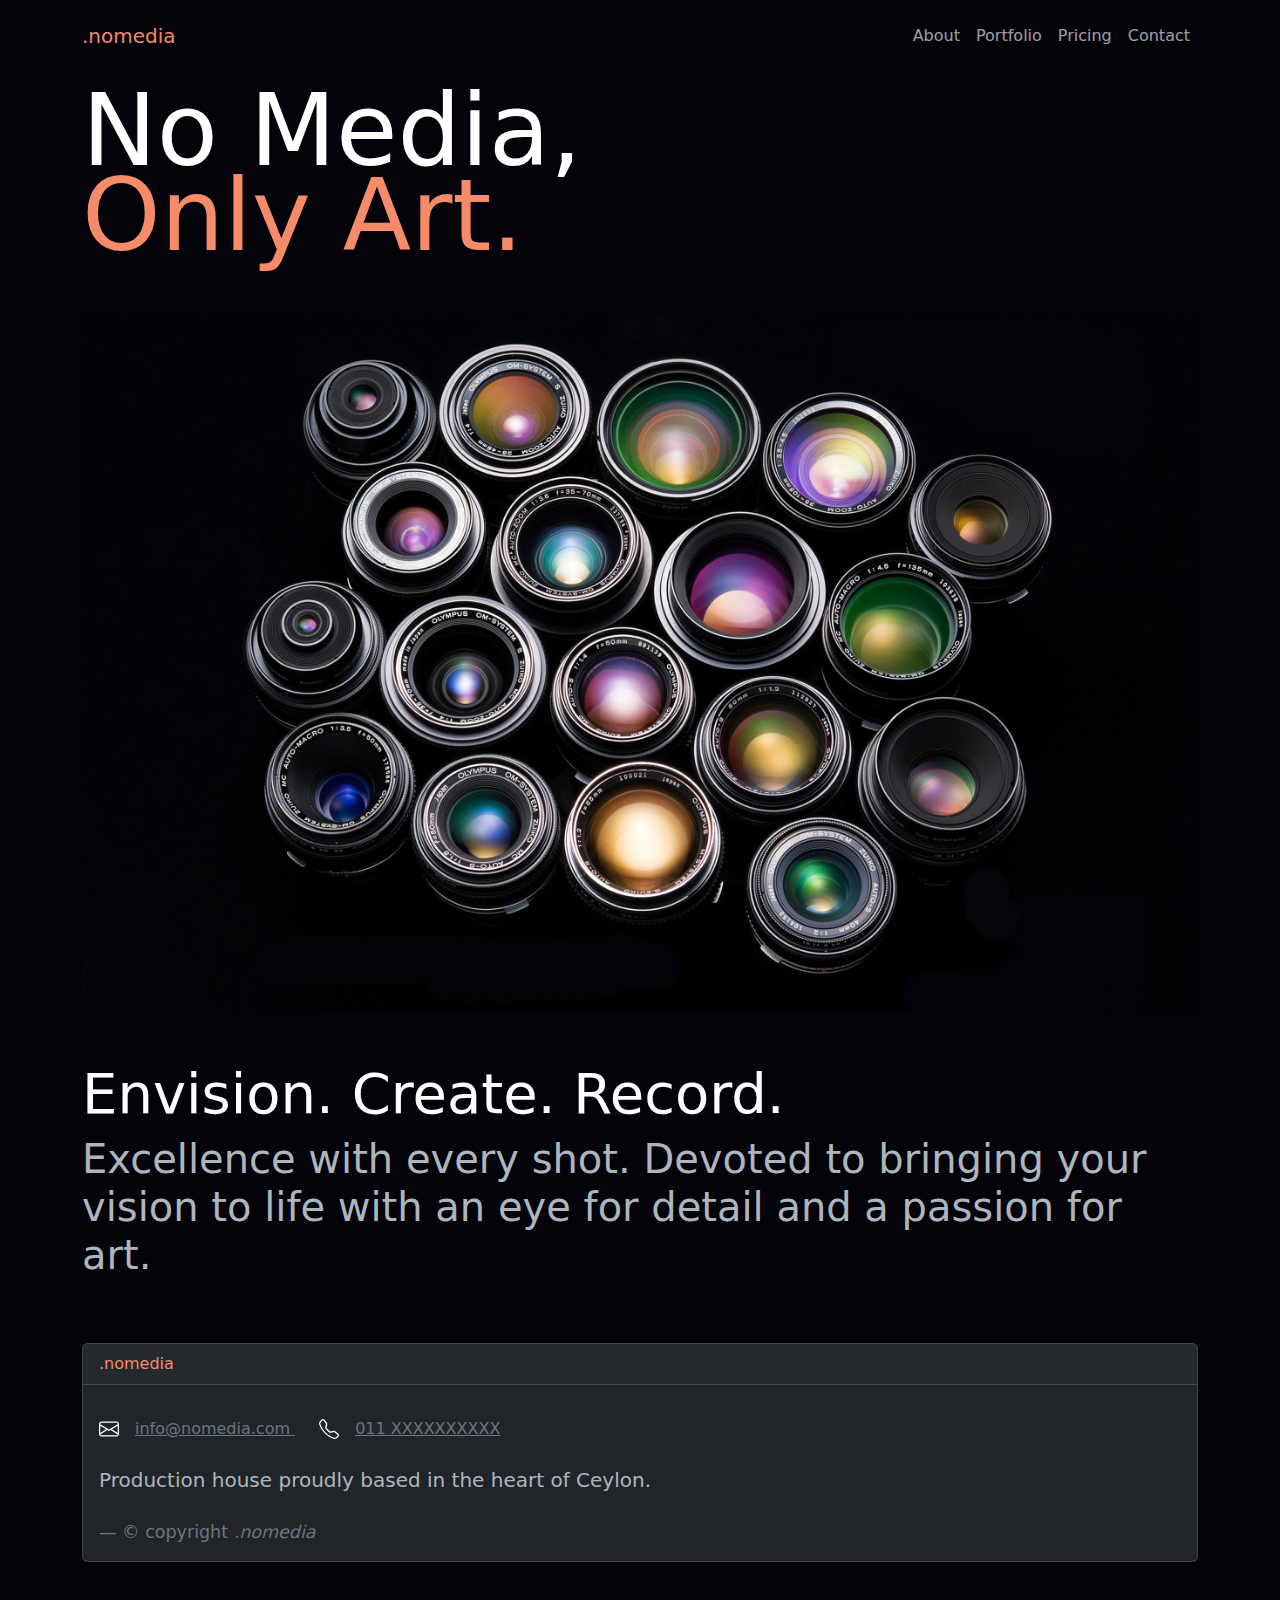
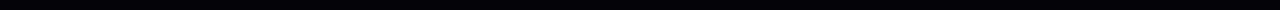
<file: index.html>
<!doctype html>
<html lang="en" data-bs-theme="dark">

<head>
    <meta charset="utf-8">
    <meta name="viewport" content="width=device-width, initial-scale=1">
    <title>Bootstrap demo</title>
    <link href="./css/bootstrap.min.css" rel="stylesheet">
    <link href="./css/custom.css" rel="stylesheet">
</head>

<body>

    <!-- navigation bar -->
    <nav class="navbar navbar-expand-lg bg-custom pt-3 mb-4">
        <div class="container">
            <a class="navbar-brand main-color" href="./index.html">
                .nomedia
            </a>
            <button class="navbar-toggler" type="button" data-bs-toggle="collapse" data-bs-target="#navbarNav"
                aria-controls="navbarNav" aria-expanded="false" aria-label="Toggle navigation">
                <span class="navbar-toggler-icon"></span>
            </button>
            <div class="collapse navbar-collapse" id="navbarNav">
                <ul class="navbar-nav ms-auto">
                    <li class="nav-item">
                        <a class="nav-link" href="./about.html">About</a>
                    </li>
                    <li class="nav-item">
                        <a class="nav-link" href="./portfolio.html">Portfolio</a>
                    </li>
                    <li class="nav-item">
                        <a class="nav-link" href="./pricing.html">Pricing</a>
                    </li>
                    <li class="nav-item">
                        <a class="nav-link" href="./contact.html">Contact</a>
                    </li>
                </ul>
            </div>
        </div>
    </nav>

    <div class="container">
        <div class="row">
            <div class="col-12">
                <h1 class="main-title"> <span class="text-white"> No Media,</span> <br> Only Art.</h1>
            </div>
        </div>
    </div>

    <div class="container mt-5 mb-5">
        <div class="row">
            <div class="col-12">
                <img src="./images/main page pic.jpg" class="img-fluid" alt="Home page banner image">
            </div>
        </div>
    </div>

    <div class="container">
        <div class="row">
            <div class="col-12">
                <h2 class="display-4">Envision. Create. Record.</h2>
                <p class="display-6">Excellence with every shot. Devoted to bringing your vision to life with an eye for detail and a
                    passion for art.</p>
            </div>
        </div>
    </div>

    <!-- Footer -->
    <div class="container footer-custom mb-5 mt-5">
        <div class="card">
            <div class="card-header main-color">
                .nomedia
            </div>
            <div class="card-body">
                <div class="mt-3">
                    <a href="#" class="text-secondary me-4"> <img class="custom-img-size me-3"
                            src="./images/envelope.svg">info@nomedia.com </a>
                    <a href="#" class="text-secondary"> <img class="custom-img-size me-3"
                            src="./images/telephone.svg">011 XXXXXXXXXX </a>
                </div>
                <blockquote class="blockquote mb-0 mt-4">
                    <p class="mt-2">Production house proudly based in the heart of Ceylon.</p>
                    <footer class="blockquote-footer mt-4">© copyright <cite title="Source Title">.nomedia</cite>
                    </footer>
                </blockquote>
            </div>
        </div>
    </div>

    <script src="./js/bootstrap.bundle.min.js"></script>
</body>

</html>
</file>
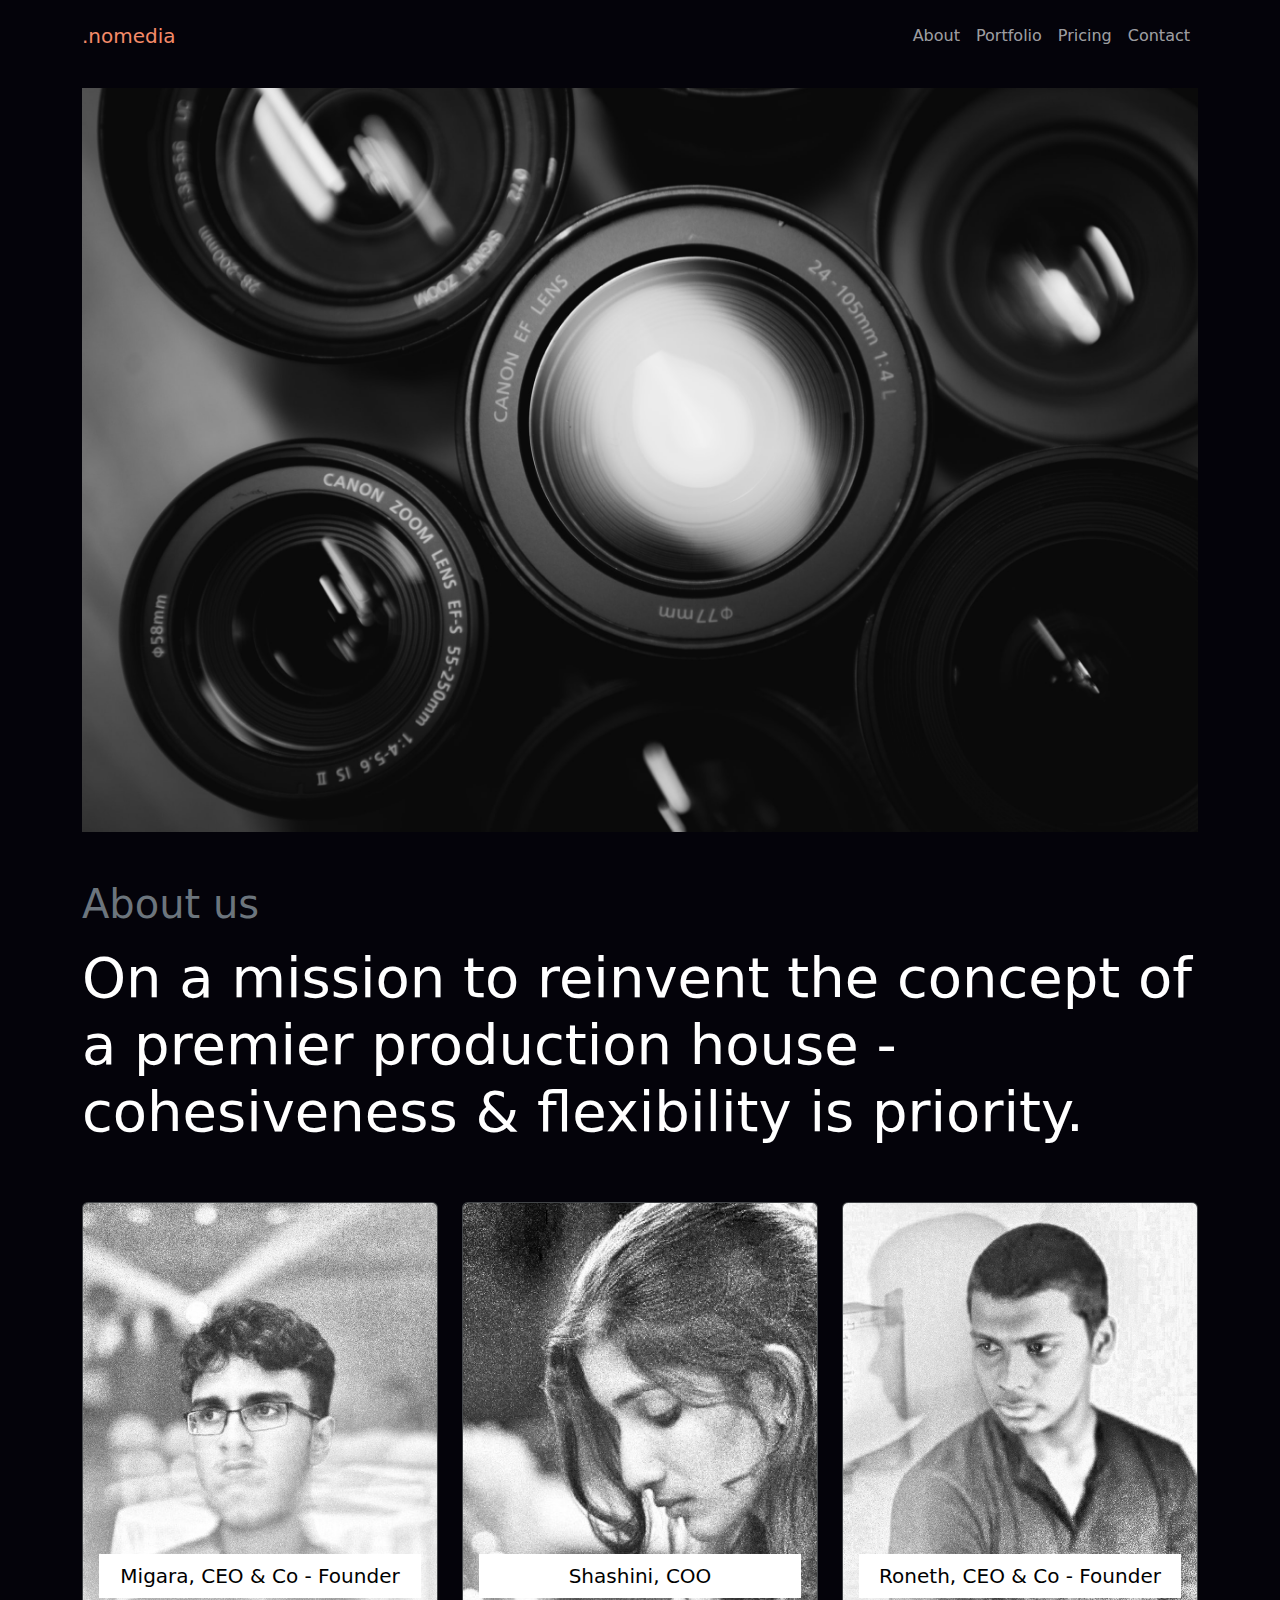
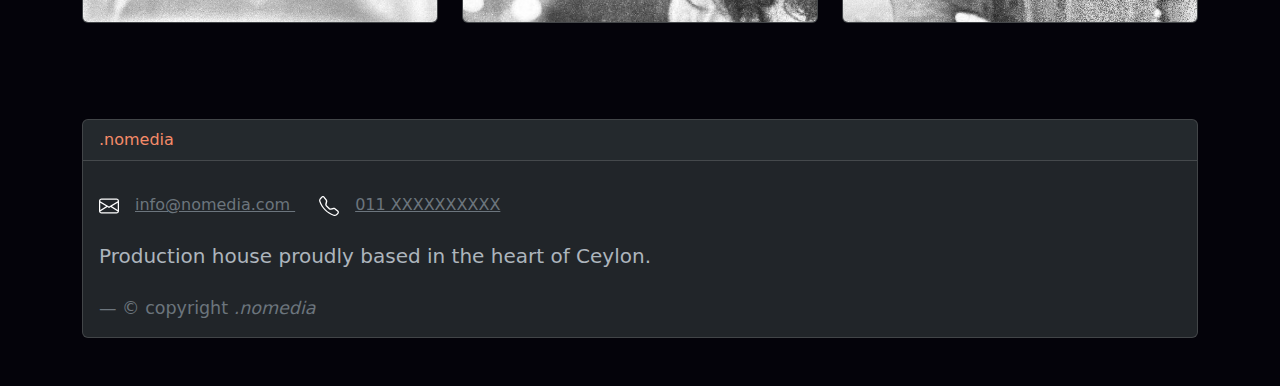
<file: about.html>
<!doctype html>
<html lang="en" data-bs-theme="dark">

<head>
    <meta charset="utf-8">
    <meta name="viewport" content="width=device-width, initial-scale=1">
    <title>Bootstrap demo</title>
    <link href="./css/bootstrap.min.css" rel="stylesheet">
    <link href="./css/custom.css" rel="stylesheet">
</head>

<body>

   <!-- navigation bar -->
   <nav class="navbar navbar-expand-lg bg-custom pt-3 mb-4">
    <div class="container">
        <a class="navbar-brand main-color" href="./index.html">
            .nomedia
        </a>
        <button class="navbar-toggler" type="button" data-bs-toggle="collapse" data-bs-target="#navbarNav"
            aria-controls="navbarNav" aria-expanded="false" aria-label="Toggle navigation">
            <span class="navbar-toggler-icon"></span>
        </button>
        <div class="collapse navbar-collapse" id="navbarNav">
            <ul class="navbar-nav ms-auto">
                <li class="nav-item">
                    <a class="nav-link" href="./about.html">About</a>
                </li>
                <li class="nav-item">
                    <a class="nav-link" href="./portfolio.html">Portfolio</a>
                </li>
                <li class="nav-item">
                    <a class="nav-link" href="./pricing.html">Pricing</a>
                </li>
                <li class="nav-item">
                    <a class="nav-link" href="./contact.html">Contact</a>
                </li>
            </ul>
        </div>
    </div>
</nav>

    <!-- about banner -->
    <div class="container mb-5">
        <div class="row">
            <div class="col-12">
                <img src="./images/about-header.jpg" class="img-fluid"
                    alt="Home page banner image">
            </div>
        </div>
    </div>

    <!-- content after banner -->
    <div class="container mb-5">
        <div class="row">
            <div class="col-12">
                <p class="text-secondary display-6">About us</p>
                <h2 class="display-4">On a mission to reinvent the concept of a premier production house - cohesiveness
                    & flexibility is priority.</h2>
            </div>
        </div>
    </div>

    <!-- about content -->

    <div class="container">
        <div class="row">
            <div class="col-4 mb-5">
                <div class="card text-bg-dark card-custom">
                    <img src="./images/migara-b406861e98c5270508d7007ded120eb9.jpg" class="card-img object-fit-cover"
                        alt="...">
                    <div class="card-img-overlay d-flex align-items-end">
                        <h5 class="card-title custom-title">Migara, CEO & Co - Founder</h5>
                    </div>
                </div>
            </div>

            <div class="col-4 mb-5">
                <div class="card text-bg-dark card-custom">
                    <img src="./images/shashini-cc4518eed812cccce92c3e7d4750a671.jpg" class="card-img object-fit-cover"
                        alt="...">
                    <div class="card-img-overlay d-flex align-items-end">
                        <h5 class="card-title custom-title">Shashini, COO</h5>
                    </div>
                </div>
            </div>

            <div class="col-4 mb-5">
                <div class="card text-bg-dark card-custom">
                    <img src="./images/roneth-7798e92392727d540afd45885aa7f9c4.jpg" class="card-img object-fit-cover"
                        alt="...">
                    <div class="card-img-overlay d-flex align-items-end">
                        <h5 class="card-title custom-title">Roneth, CEO & Co - Founder</h5>
                    </div>
                </div>
            </div>
        </div>
    </div>

    <!-- Footer -->
    <div class="container footer-custom mb-5 mt-5">
        <div class="card">
            <div class="card-header main-color">
                .nomedia
            </div>
            <div class="card-body">
                <div class="mt-3">
                    <a href="#" class="text-secondary me-4"> <img class="custom-img-size me-3"
                            src="./images/envelope.svg">info@nomedia.com </a>
                    <a href="#" class="text-secondary"> <img class="custom-img-size me-3"
                            src="./images/telephone.svg">011 XXXXXXXXXX </a>
                </div>
                <blockquote class="blockquote mb-0 mt-4">
                    <p class="mt-2">Production house proudly based in the heart of Ceylon.</p>
                    <footer class="blockquote-footer mt-4">© copyright <cite title="Source Title">.nomedia</cite>
                    </footer>
                </blockquote>
            </div>
        </div>
    </div>

    <script src="./js/bootstrap.bundle.min.js"></script>
</body>

</html>
</file>
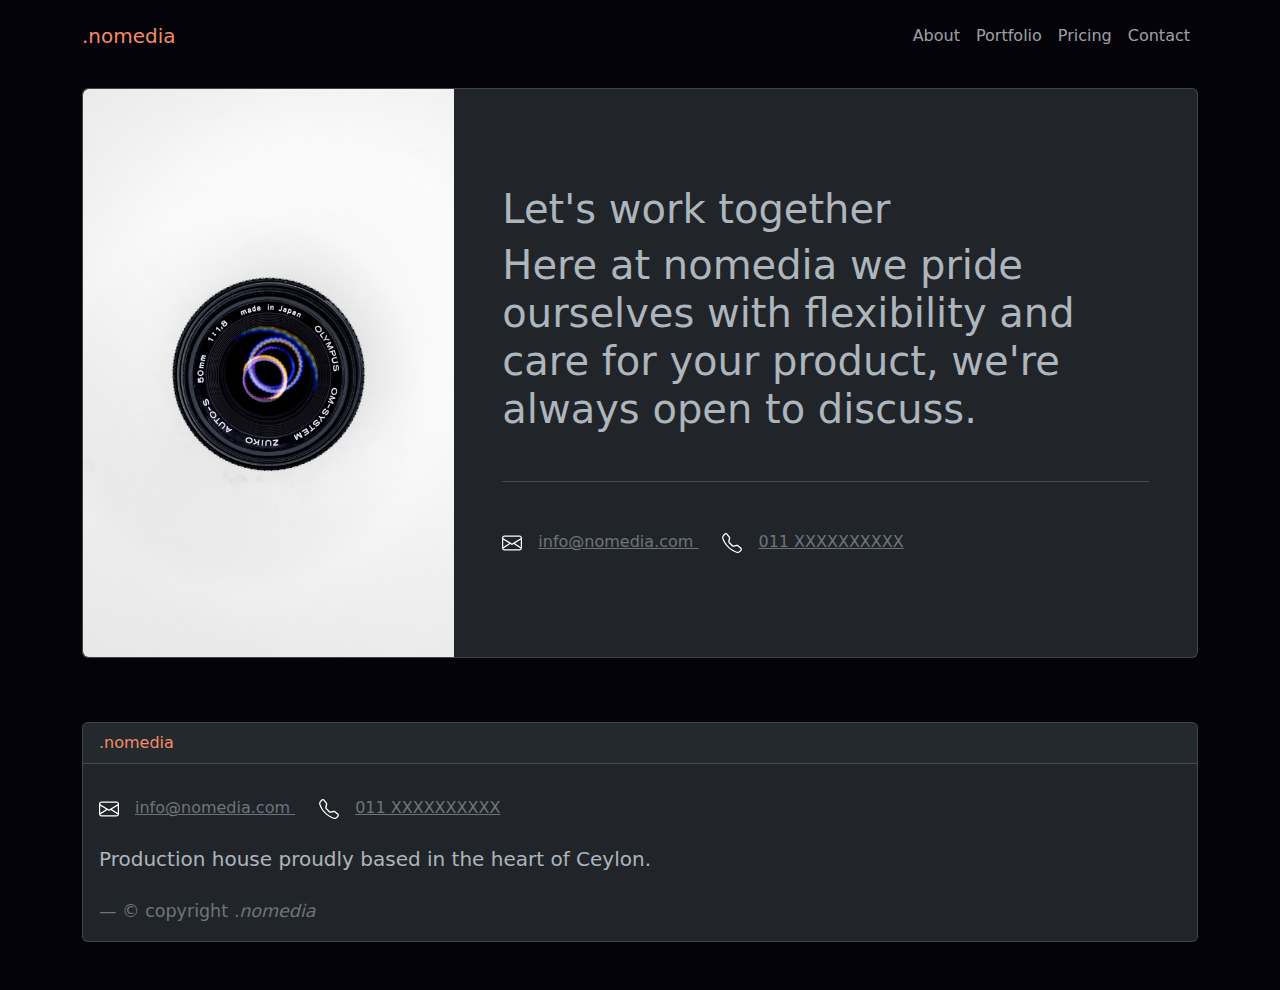
<file: contact.html>
<!doctype html>
<html lang="en" data-bs-theme="dark">

<head>
    <meta charset="utf-8">
    <meta name="viewport" content="width=device-width, initial-scale=1">
    <title>Bootstrap demo</title>
    <link href="./css/bootstrap.min.css" rel="stylesheet">
    <link href="./css/custom.css" rel="stylesheet">
</head>

<body>

   <!-- navigation bar -->
   <nav class="navbar navbar-expand-lg bg-custom pt-3 mb-4">
    <div class="container">
        <a class="navbar-brand main-color" href="./index.html">
            .nomedia
        </a>
        <button class="navbar-toggler" type="button" data-bs-toggle="collapse" data-bs-target="#navbarNav"
            aria-controls="navbarNav" aria-expanded="false" aria-label="Toggle navigation">
            <span class="navbar-toggler-icon"></span>
        </button>
        <div class="collapse navbar-collapse" id="navbarNav">
            <ul class="navbar-nav ms-auto">
                <li class="nav-item">
                    <a class="nav-link" href="./about.html">About</a>
                </li>
                <li class="nav-item">
                    <a class="nav-link" href="./portfolio.html">Portfolio</a>
                </li>
                <li class="nav-item">
                    <a class="nav-link" href="./pricing.html">Pricing</a>
                </li>
                <li class="nav-item">
                    <a class="nav-link" href="./contact.html">Contact</a>
                </li>
            </ul>
        </div>
    </div>
</nav>


    <!-- contact content -->

    <div class="container">
        <div class="row">
            <div class="col-12">
                <div class="card mb-3">
                    <div class="row g-0">
                        <div class="col-md-4">
                            <img src="./images/contact-header.jpg" class="img-fluid rounded-start" alt="...">
                        </div>
                        <div class="col-md-8">
                            <div class="card-body p-5">
                                <h1 class="card-title mt-5">Let's work together</h1>
                                <small class="display-6">Here at nomedia we pride ourselves with flexibility and care for your product, we're always open to discuss.</small>
                               
                                <hr class="w-100 my-5">
                                <div class="mt-3">
                                    <a href="#" class="text-secondary me-4"> <img class="custom-img-size me-3"
                                            src="./images/envelope.svg">info@nomedia.com </a>
                                    <a href="#" class="text-secondary"> <img class="custom-img-size me-3"
                                            src="./images/telephone.svg">011 XXXXXXXXXX </a>
                                </div>
                            </div>
                        </div>
                    </div>
                </div>
            </div>
        </div>
    </div>

    <!-- Footer -->
    <div class="container footer-custom mb-5 mt-5">
        <div class="card">
            <div class="card-header main-color">
                .nomedia
            </div>
            <div class="card-body">
                <div class="mt-3">
                    <a href="#" class="text-secondary me-4"> <img class="custom-img-size me-3"
                            src="./images/envelope.svg">info@nomedia.com </a>
                    <a href="#" class="text-secondary"> <img class="custom-img-size me-3"
                            src="./images/telephone.svg">011 XXXXXXXXXX </a>
                </div>
                <blockquote class="blockquote mb-0 mt-4">
                    <p class="mt-2">Production house proudly based in the heart of Ceylon.</p>
                    <footer class="blockquote-footer mt-4">© copyright <cite title="Source Title">.nomedia</cite>
                    </footer>
                </blockquote>
            </div>
        </div>
    </div>

    <script src="./js/bootstrap.bundle.min.js"></script>
</body>

</html>
</file>
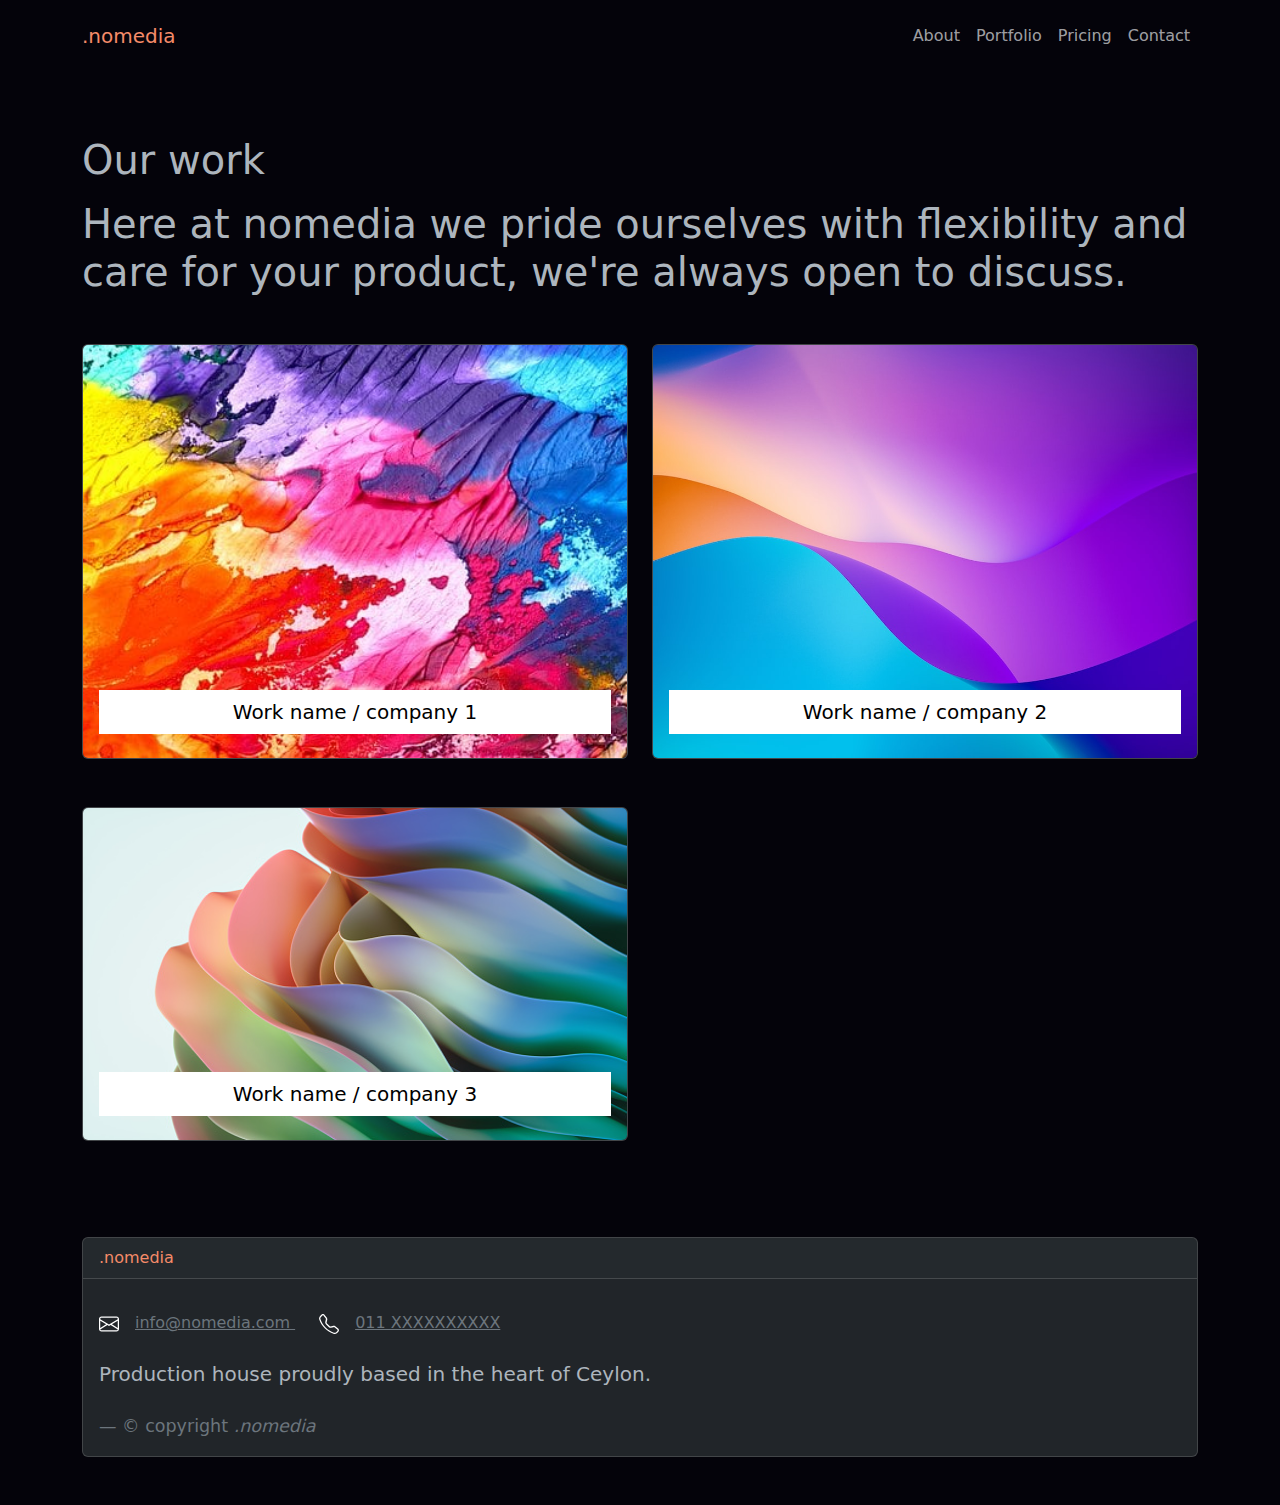
<file: portfolio.html>
<!doctype html>
<html lang="en" data-bs-theme="dark">

<head>
    <meta charset="utf-8">
    <meta name="viewport" content="width=device-width, initial-scale=1">
    <title>Bootstrap demo</title>
    <link href="./css/bootstrap.min.css" rel="stylesheet">
    <link href="./css/custom.css" rel="stylesheet">
</head>

<body>

    <!-- navigation bar -->
    <nav class="navbar navbar-expand-lg bg-custom pt-3 mb-4">
        <div class="container">
            <a class="navbar-brand main-color" href="./index.html">
                .nomedia
            </a>
            <button class="navbar-toggler" type="button" data-bs-toggle="collapse" data-bs-target="#navbarNav"
                aria-controls="navbarNav" aria-expanded="false" aria-label="Toggle navigation">
                <span class="navbar-toggler-icon"></span>
            </button>
            <div class="collapse navbar-collapse" id="navbarNav">
                <ul class="navbar-nav ms-auto">
                    <li class="nav-item">
                        <a class="nav-link" href="./about.html">About</a>
                    </li>
                    <li class="nav-item">
                        <a class="nav-link" href="./portfolio.html">Portfolio</a>
                    </li>
                    <li class="nav-item">
                        <a class="nav-link" href="./pricing.html">Pricing</a>
                    </li>
                    <li class="nav-item">
                        <a class="nav-link" href="./contact.html">Contact</a>
                    </li>
                </ul>
            </div>
        </div>
    </nav>
    <div class="container">
        <div class="row">
            <div class="col-12 mb-5">
                <h1 class="card-title mt-5 mb-3">Our work</h1>
                <small class="display-6">Here at nomedia we pride ourselves with flexibility and care for your product,
                    we're always open to discuss.</small>
            </div>
        </div>
    </div>


    <!-- portfolio content -->

    <div class="container">
        <div class="row">
            <div class="col-6 mb-5">
                <div class="card text-bg-dark card-custom">
                    <img src="./images/work-1.jpg" class="card-img object-fit-cover" alt="...">
                    <div class="card-img-overlay d-flex align-items-end">
                        <h5 class="card-title custom-title">Work name / company 1</h5>
                    </div>
                </div>
            </div>

            <div class="col-6 mb-5">
                <div class="card text-bg-dark card-custom">
                    <img src="./images/work-2.jpeg" class="card-img object-fit-cover" alt="...">
                    <div class="card-img-overlay d-flex align-items-end">
                        <h5 class="card-title custom-title">Work name / company 2</h5>
                    </div>
                </div>
            </div>

            <div class="col-6 mb-5">
                <div class="card text-bg-dark card-custom">
                    <img src="./images/work-3.jpg" class="card-img object-fit-cover" alt="...">
                    <div class="card-img-overlay d-flex align-items-end">
                        <h5 class="card-title custom-title">Work name / company 3</h5>
                    </div>
                </div>
            </div>
        </div>
    </div>

    <!-- Footer -->
    <div class="container footer-custom mb-5 mt-5">
        <div class="card">
            <div class="card-header main-color">
                .nomedia
            </div>
            <div class="card-body">
                <div class="mt-3">
                    <a href="#" class="text-secondary me-4"> <img class="custom-img-size me-3"
                            src="./images/envelope.svg">info@nomedia.com </a>
                    <a href="#" class="text-secondary"> <img class="custom-img-size me-3"
                            src="./images/telephone.svg">011 XXXXXXXXXX </a>
                </div>
                <blockquote class="blockquote mb-0 mt-4">
                    <p class="mt-2">Production house proudly based in the heart of Ceylon.</p>
                    <footer class="blockquote-footer mt-4">© copyright <cite title="Source Title">.nomedia</cite>
                    </footer>
                </blockquote>
            </div>
        </div>
    </div>

    <script src="./js/bootstrap.bundle.min.js"></script>
</body>

</html>
</file>
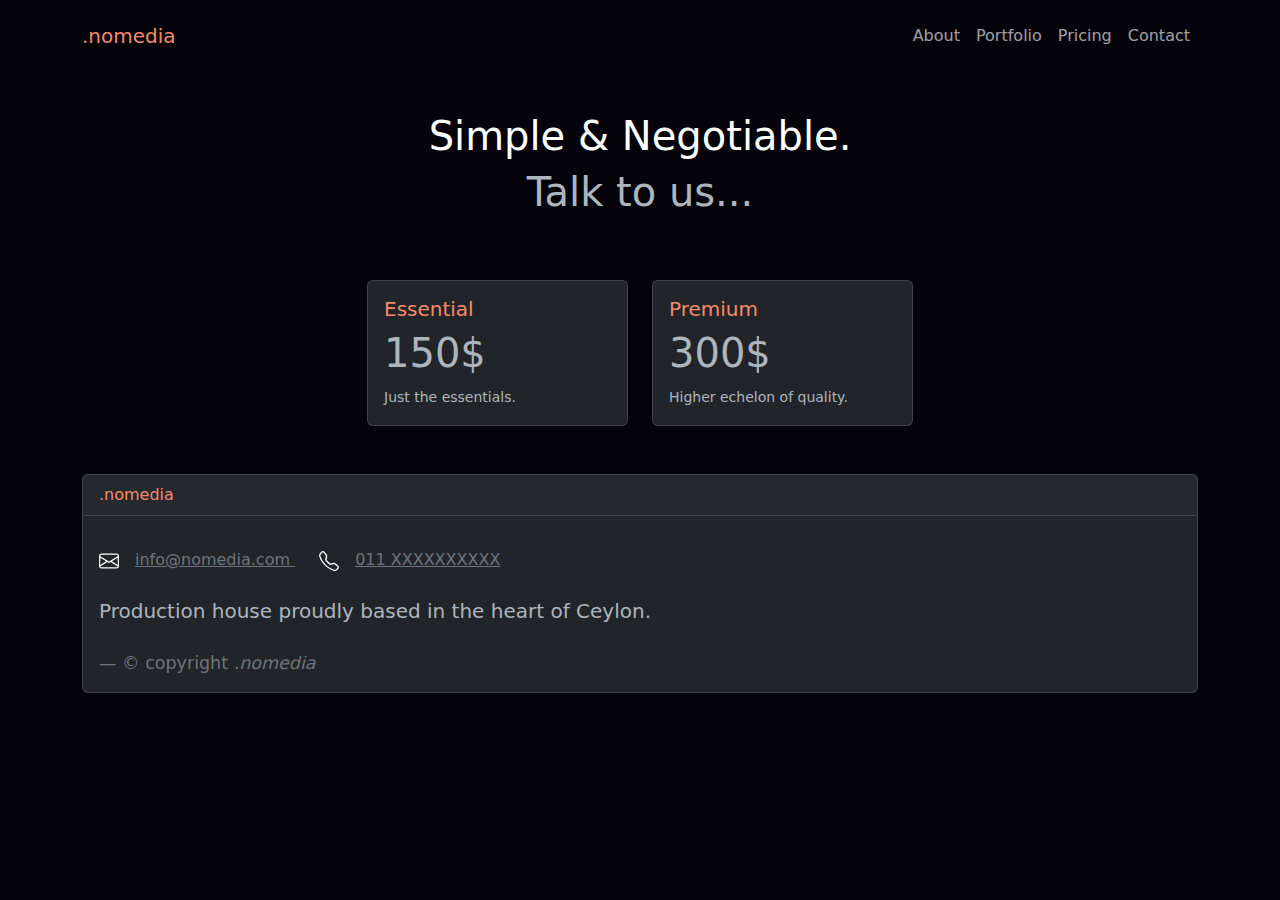
<file: pricing.html>
<!doctype html>
<html lang="en" data-bs-theme="dark">

<head>
    <meta charset="utf-8">
    <meta name="viewport" content="width=device-width, initial-scale=1">
    <title>Bootstrap demo</title>
    <link href="./css/bootstrap.min.css" rel="stylesheet">
    <link href="./css/custom.css" rel="stylesheet">
</head>

<body>

    <!-- navigation bar -->
    <nav class="navbar navbar-expand-lg bg-custom pt-3 mb-4">
        <div class="container">
            <a class="navbar-brand main-color" href="./index.html">
                .nomedia
            </a>
            <button class="navbar-toggler" type="button" data-bs-toggle="collapse" data-bs-target="#navbarNav"
                aria-controls="navbarNav" aria-expanded="false" aria-label="Toggle navigation">
                <span class="navbar-toggler-icon"></span>
            </button>
            <div class="collapse navbar-collapse" id="navbarNav">
                <ul class="navbar-nav ms-auto">
                    <li class="nav-item">
                        <a class="nav-link" href="./about.html">About</a>
                    </li>
                    <li class="nav-item">
                        <a class="nav-link" href="./portfolio.html">Portfolio</a>
                    </li>
                    <li class="nav-item">
                        <a class="nav-link" href="./pricing.html">Pricing</a>
                    </li>
                    <li class="nav-item">
                        <a class="nav-link" href="./contact.html">Contact</a>
                    </li>
                </ul>
            </div>
        </div>
    </nav>

    <div class="container">
        <div class="row text-center mb-5 mt-5">
            <div class="col-12">
                <h1>Simple & Negotiable.</h1>
            </div>
            <div class="col-12">
                <p class="display-6">Talk to us...</p>
            </div>
        </div>
    </div>


    <!-- pricing content -->

    <div class="container">
        <div class="row justify-content-center">

            <div class="col-sm-3 mb-3 mb-sm-0">
                <div class="card">
                    <div class="card-body">
                        <h5 class="card-title main-color">Essential</h5>
                        <h1 class="card-title">150$</h1>
                        <small>Just the essentials.</small>
                    </div>
                </div>
            </div>

            <div class="col-sm-3 mb-3 mb-sm-0">
                <div class="card">
                    <div class="card-body">
                        <h5 class="card-title main-color">Premium</h5>
                        <h1 class="card-title">300$</h1>
                        <small>Higher echelon of quality.</small>
                    </div>
                </div>
            </div>

        </div>
    </div>

    <!-- Footer -->
    <div class="container footer-custom mb-5 mt-5">
        <div class="card">
            <div class="card-header main-color">
                .nomedia
            </div>
            <div class="card-body">
                <div class="mt-3">
                    <a href="#" class="text-secondary me-4"> <img class="custom-img-size me-3"
                            src="./images/envelope.svg">info@nomedia.com </a>
                    <a href="#" class="text-secondary"> <img class="custom-img-size me-3"
                            src="./images/telephone.svg">011 XXXXXXXXXX </a>
                </div>
                <blockquote class="blockquote mb-0 mt-4">
                    <p class="mt-2">Production house proudly based in the heart of Ceylon.</p>
                    <footer class="blockquote-footer mt-4">© copyright <cite title="Source Title">.nomedia</cite>
                    </footer>
                </blockquote>
            </div>
        </div>
    </div>

    <script src="./js/bootstrap.bundle.min.js"></script>
</body>

</html>
</file>
<file: css/custom.css>
/* home page */
body {
   background: #04030a; 
}
.bg-custom {
    background: #04030a !important; 
}
.main-color {
    color: #f58b69 !important;
}
.main-title {
    font-size: 100px;
    color: #f58b69;
    line-height: 0.85;
}
.custom-title {
    background: #ffffff;
    color: #000000;
    padding: 10px;
    text-align: center;
    width: 100%;
}
.card-custom {
    height: 100%;
}
.card-custom img  {
    height: 100%;
}

.custom-img-size {
    width: 20px;
}
/* about us page */
</file>
